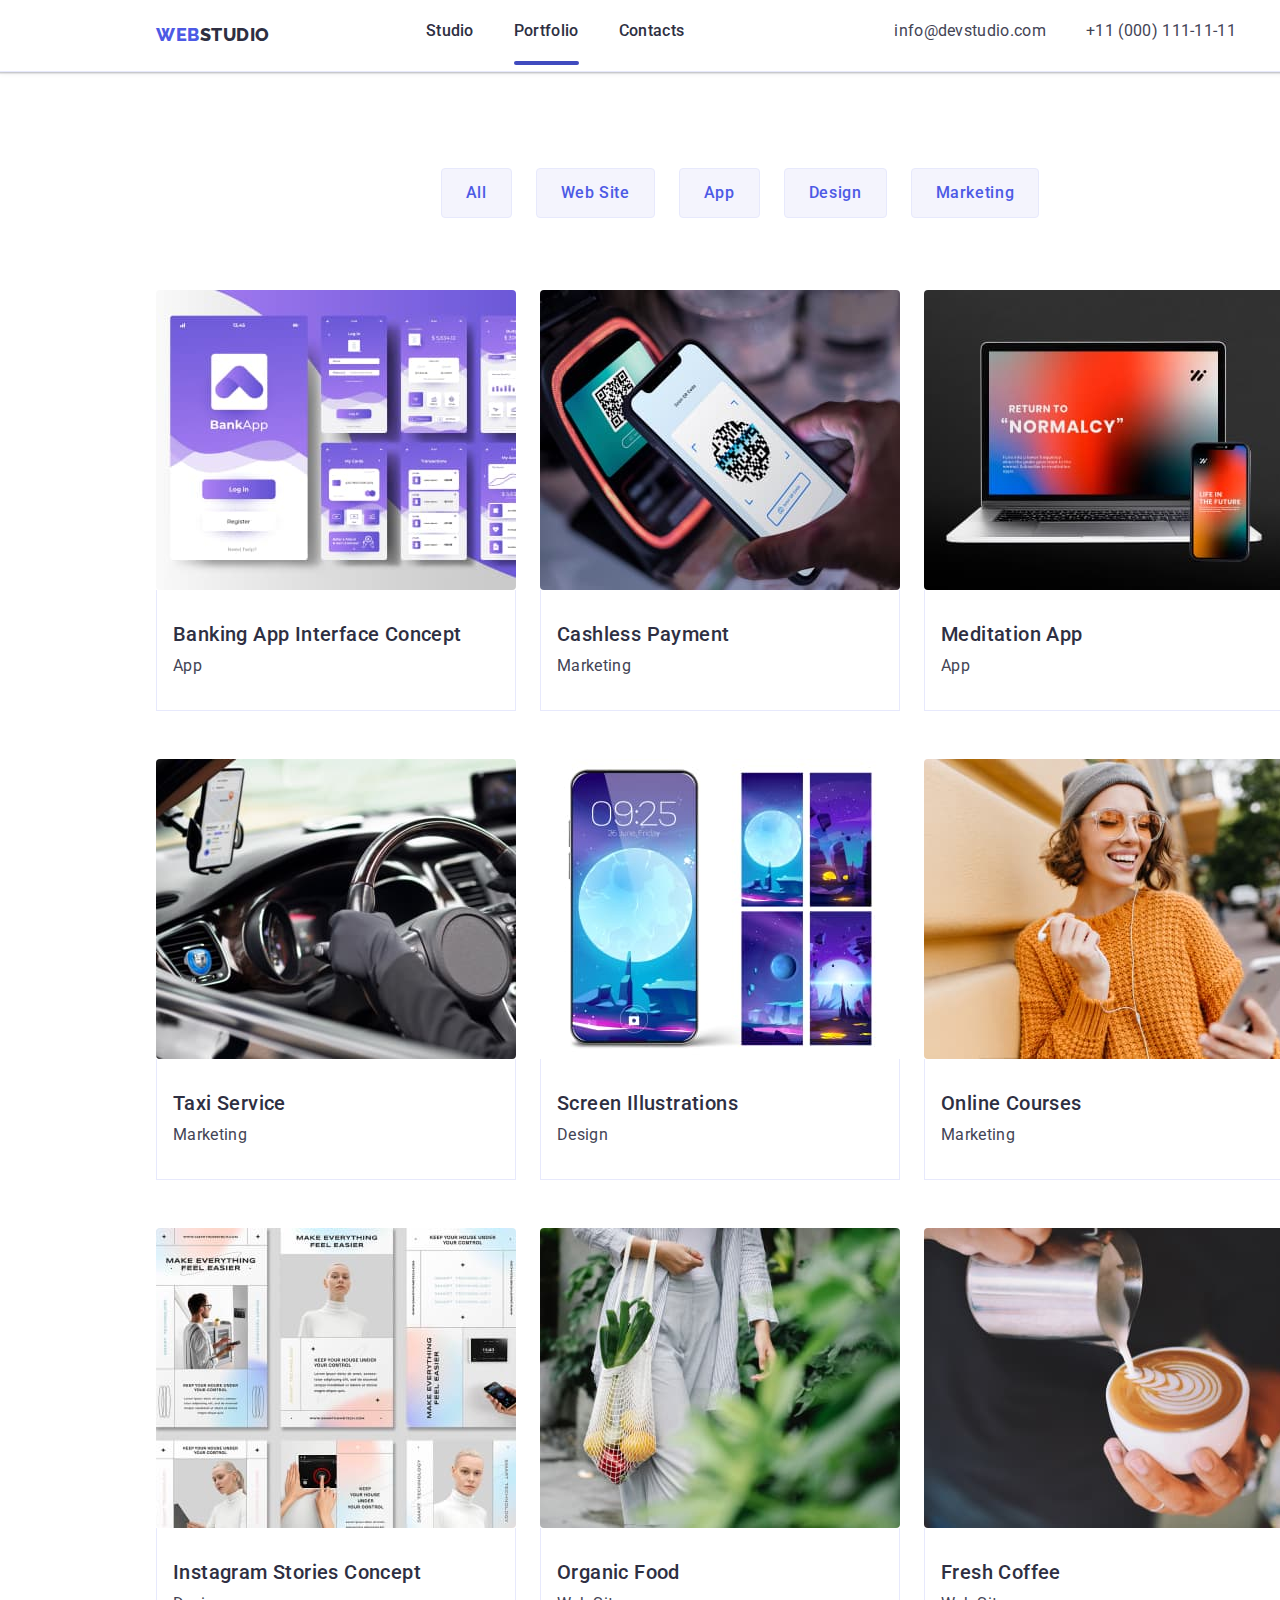
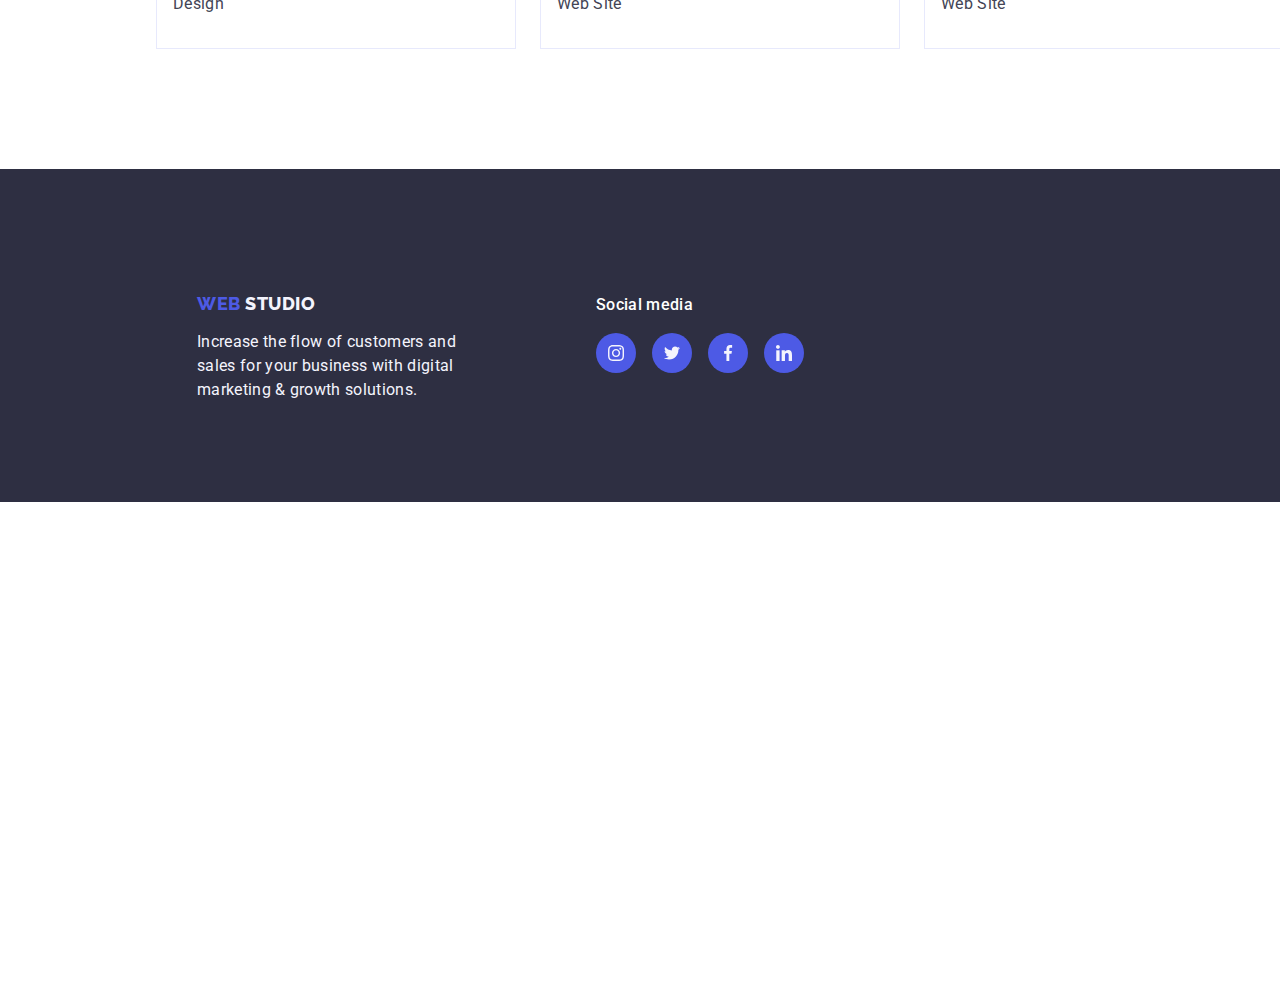
<file: portfolio.html>
<!DOCTYPE html>
<html lang="en">

<head>
  <meta charset="UTF-8" />
  <meta name="viewport" content="width=device-width, initial-scale=1.0" />
  <title>Portfolio</title>
  <link rel="stylesheet" href="https://cdnjs.cloudflare.com/ajax/libs/modern-normalize/2.0.0/modern-normalize.min.css"
    integrity="sha512-4xo8blKMVCiXpTaLzQSLSw3KFOVPWhm/TRtuPVc4WG6kUgjH6J03IBuG7JZPkcWMxJ5huwaBpOpnwYElP/m6wg=="
    crossorigin="anonymous" referrerpolicy="no-referrer" />
  <link rel="preconnect" href="https://fonts.googleapis.com" />
  <link rel="preconnect" href="https://fonts.gstatic.com" crossorigin />
  <link href="https://fonts.googleapis.com/css2?family=Raleway:wght@800&family=Roboto:wght@400;500;700&display=swap"
    rel="stylesheet" />
  <link rel="stylesheet" href="./css/styles.css" />
  <link rel="index" href="./index.html" />
</head>

<body>
  <header class="header-section">
    <div class="display-flex container">
      <nav class="display-flex ">
        <a class="logo_webstudio link " href="./index.html">web<span class="studio_icon">Studio</span></a>
        <ul class="display-flex child">
          <li>
            <a class="list_item link " href="./index.html">Studio</a>
          </li>
          <li>
            <a class="list_item link nav-link" href="./portfolio.html">Portfolio</a>
          </li>
          <li>
            <a class="list_item link " href="">Contacts</a>
          </li>
        </ul>
      </nav>
      <!-- contact section -->

      <address class="contact-info">
        <ul class=" address-item list ">
          <li>
            <a class="contact_item link" href="mailto:info@devstudio.com">info@devstudio.com</a>
          </li>
          <li>
            <a class="contact_item link last-li" href="tel:+110001111111">
              +11 (000) 111-11-11</a>
          </li>
        </ul>
      </address>

    </div>
  </header>

  <!-- button section -->
  <main>
    <section class="main-section-portfolio">
      <div class="container">
        <h1 class="visually-hidden">title</h1>

        <ul class="button_allingment list">
          <li class="buttons-portfolio">
            <button class="navi_menu" type="button">All</button>
          </li>
          <li class="buttons-portfolio">
            <button class="navi_menu" type="button">Web Site</button>
          </li>
          <li class="buttons-portfolio">
            <button class="navi_menu" type="button">App</button>
          </li>
          <li class="buttons-portfolio">
            <button class="navi_menu" type="button">Design</button>
          </li>
          <li class="buttons-portfolio">
            <button class="navi_menu" type="button">Marketing</button>
          </li>
        </ul>

        <!-- pictures section -->

        <ul class="list img-list-portfolio">
          <li class="img-portfolio">
            <a href="" class="link-butons">
              <div class="img-div"><img class="images" src="./images/imgapp-interface-1.jpg"
                  alt="Banking App Interface Concept" width="360" height="420" />
                <p class="paragraf-img">
                  14 Stylish and User-Friendly App Design Concepts · Task Manager App · Calorie Tracker App · Exotic
                  Fruit Ecommerce
                  App · Cloud Storage App
                </p>
              </div>
              <div class="div-portfolio">
                <h2 class="subtitle_portfolio_img">
                  Banking App Interface Concept
                </h2>
                <p class="subtitle_paragraf">App</p>
              </div>
            </a>
          </li>

          <li class="img-portfolio">
            <a href="" class="link-butons">
              <div class="img-div">
                <img class="images" src="./images/imgapp-payment-1.jpg" alt="Cashless Payment" width="360"
                  height="420" />
                <p class="paragraf-img">
                  14 Stylish and User-Friendly App Design Concepts · Task Manager App · Calorie Tracker App · Exotic
                  Fruit Ecommerce
                  App · Cloud Storage App
                </p>
              </div>
              <div class="div-portfolio">
                <h2 class="subtitle_portfolio_img">Cashless Payment</h2>
                <p class="subtitle_paragraf">Marketing</p>
              </div>
            </a>
          </li>

          <li class="img-portfolio">
            <a href="" class="link-butons">
              <div class="img-div">
                <img class="images" src="./images/imglaptopand-phone-1.jpg" alt="Meditation App" width="360"
                  height="420" />
                <p class="paragraf-img">
                  14 Stylish and User-Friendly App Design Concepts · Task Manager App · Calorie Tracker App · Exotic
                  Fruit Ecommerce
                  App · Cloud Storage App
                </p>
              </div>
              <div class="div-portfolio">
                <h2 class="subtitle_portfolio_img">Meditation App</h2>
                <p class="subtitle_paragraf">App</p>
              </div>
            </a>
          </li>

          <li class="img-portfolio">
            <a href="" class="link-butons">
              <div class="img-div">
                <img class="images" src="./images/imgtaxi-service-1.jpg" alt="Taxi Service" width="360" height="420" />
                <p class="paragraf-img">
                  14 Stylish and User-Friendly App Design Concepts · Task Manager App · Calorie Tracker App · Exotic
                  Fruit Ecommerce
                  App · Cloud Storage App
                </p>
              </div>
              <div class="div-portfolio">
                <h2 class="subtitle_portfolio_img">Taxi Service</h2>
                <p class="subtitle_paragraf">Marketing</p>
              </div>
            </a>
          </li>

          <li class="img-portfolio">
            <a href="" class="link-butons">
              <div class="img-div">
                <img class="images" src="./images/imgscreen-illustration-1.jpg" alt="Screen Illustrations" width="360"
                  height="420" />
                <p class="paragraf-img">
                  14 Stylish and User-Friendly App Design Concepts · Task Manager App · Calorie Tracker App · Exotic
                  Fruit Ecommerce
                  App · Cloud Storage App
                </p>
              </div>
              <div class="div-portfolio">
                <h2 class="subtitle_portfolio_img">Screen Illustrations</h2>
                <p class="subtitle_paragraf">Design</p>
              </div>
            </a>
          </li>

          <li class="img-portfolio">
            <a href="" class="link-butons">
              <div class="img-div">
                <img class="images" src="./images/imgonline-courses-1.jpg" alt="Online Courses" width="360"
                  height="420" />
                <p class="paragraf-img">
                  14 Stylish and User-Friendly App Design Concepts · Task Manager App · Calorie Tracker App · Exotic
                  Fruit Ecommerce
                  App · Cloud Storage App
                </p>
              </div>
              <div class="div-portfolio">
                <h2 class="subtitle_portfolio_img">Online Courses</h2>
                <p class="subtitle_paragraf">Marketing</p>
              </div>
            </a>
          </li>

          <li class="img-portfolio">
            <a href="" class="link-butons">
              <div class="img-div">
                <img class="images" src="./images/imgconcept-1.jpg" alt="Instagram Stories Concept" width="360"
                  height="420" />
                <p class="paragraf-img">
                  14 Stylish and User-Friendly App Design Concepts · Task Manager App · Calorie Tracker App · Exotic
                  Fruit Ecommerce
                  App · Cloud Storage App
                </p>
              </div>
              <div class="div-portfolio">
                <h2 class="subtitle_portfolio_img">
                  Instagram Stories Concept
                </h2>
                <p class="subtitle_paragraf">Design</p>
              </div>
            </a>
          </li>

          <li class="img-portfolio">
            <a href="" class="link-butons">
              <div class="img-div">
                <img class="images" src="./images/imgorganic-food-1.jpg" alt="Organic Food" width="360" height="420" />
                <p class="paragraf-img">
                  14 Stylish and User-Friendly App Design Concepts · Task Manager App · Calorie Tracker App · Exotic
                  Fruit Ecommerce
                  App · Cloud Storage App
                </p>
              </div>
              <div class="div-portfolio">
                <h2 class="subtitle_portfolio_img">Organic Food</h2>
                <p class="subtitle_paragraf">Web Site</p>
              </div>
            </a>
          </li>

          <li class="img-portfolio">
            <a href="" class="link-butons">
              <div class="img-div">
                <img class="images" src="./images/imgfresh-coffe-1.jpg" alt="Fresh Coffee" width="360" height="420" />
                <p class="paragraf-img">
                  14 Stylish and User-Friendly App Design Concepts · Task Manager App · Calorie Tracker App · Exotic
                  Fruit Ecommerce
                  App · Cloud Storage App
                </p>
              </div>
              <div class="div-portfolio">
                <h2 class="subtitle_portfolio_img">Fresh Coffee</h2>
                <p class="subtitle_paragraf">Web Site</p>
              </div>
            </a>
          </li>
        </ul>
      </div>
    </section>
  </main>
  <!-- footer section -->
  <footer>
    <div class="footer-div container">

      <div class="div-logo-footer">
        <a class="logo_webstudio link" href="./index.html">web
          <span class="studio_item_foother">Studio</span>
        </a>
        <p class="footer_text">
          Increase the flow of customers and sales for your business with
          digital marketing & growth solutions.
        </p>
      </div>

      <div class="container div-social-media">
        <p class="social-media-footer">Social media</p>
        <ul class="social-links-footer">
          <li class="for-all-list-footer">
            <a href="instagram.com" class="link-web-footer">
              <svg width="24" height="24" class="svg-list">
                <use href="./images/icons.svg#instagram"></use>
              </svg>
            </a>
          </li>
          <li class="for-all-list-footer">
            <a href="twitter.com" class="link-web-footer">
              <svg width="24" height="24" class="svg-list">
                <use href="./images/icons.svg#twitter"></use>
              </svg>
            </a>
          </li>
          <li class="for-all-list-footer">
            <a href="facebook.com" class="link-web-footer">
              <svg width="24" height="24" class="svg-list">
                <use href="./images/icons.svg#facebook"></use>
              </svg>
            </a>
          </li>
          <li class="for-all-list-footer">
            <a href="linkedin.com" class="link-web-footer">
              <svg width="24" height="24" class="svg-list">
                <use href="./images/icons.svg#linkedin"></use>
              </svg>
            </a>
          </li>
        </ul>
      </div>

    </div>
  </footer>

</body>

</html>
</file>
<file: css/styles.css>
:root {
  --SLATE: #434455;
  --IRIS: #4d5ae5;
  --CLOUD: #f4f4fd;
  --NAVY-BLUE: #2e2f42;
  --WHITE: #ffffffff;
  --OCEAN: #404bbf;
  --CORNFLOWER: #e7e9fc;
  --text-font-family: "Roboto", sans-serif;
  --logo-font-family: "Raleway", sans-serif;
}
body {
  background-color: #ffffffff;
  color: #434455;
  font-family: var(--text-font-family);
  font-size: 16px;
  font-style: normal;
  font-weight: 400;
  line-height: 24px; /* 150% */
  letter-spacing: 0.32px;
  width: 1440px;
  height: 2592px;
}

/* global styles */
*,
*::before,
*::after {
  box-sizing: border-box;
}
* {
  margin: 0;
}
a {
  text-decoration: none;
}
ul {
  list-style-type: none;
}

.nav-link::after {
  display: block;
  content: "";
  position: absolute;
  left: 0;
  bottom: -1px;
  background-color: #404bbf;
  border-radius: 2px;
  width: 100%;
  height: 4px;
 color: #404bbf;
}



/* container si flex general */
.container {
  width: 1158px;
  margin: 0 auto;
  padding: 0 15px;
}
.display-flex {
  display: flex;
  align-items: center;
  gap: 40px;
}
/* visual hiden */

.visually-hidden {
  position: absolute;
  width: 1px;
  height: 1px;
  margin: -1px;
  border: 0;
  padding: 0;
  white-space: nowrap;
  clip-path: inset(100%);
  clip: rect(0 0 0 0);
  overflow: hidden;
}

/* logo section */

.header-section {
  width: 1440px;
  height: 72px;
  flex-shrink: 0;
  flex-direction: row;
  align-items: center;
  border-bottom: 1px solid #e7e9fc;
  box-shadow: 0px 2px 1px rgba(46, 47, 66, 0.08),
    0px 1px 1px rgba(46, 47, 66, 0.16), 0px 1px 6px rgba(46, 47, 66, 0.08);
}

.logo_webstudio {
  font-family: var(--logo-font-family);
  font-size: 18px;
  font-weight: 800;
  line-height: 1.17;
  letter-spacing: 0.03em;
  text-transform: uppercase;
  color: var(--IRIS), #4d5ae5;
  padding-top: 24px;
}

.child {
  list-style-type: none;
  gap: 40px;
}

.studio_icon {
  color: var(--NAVY-BLUE);
}

.list_item {color: #404bbf;
  /* color: var(--NAVY-BLUE), #2e2f42; */
  font-size: 16px;
  font-weight: 500;
  line-height: 1.5;
  letter-spacing: 0.02em;
  padding-top: 24px;
  padding-bottom: 24px;
  position: relative;
  
  transition: color 250ms cubic-bezier(0.4, 0, 0.2, 1);
}

.link {
  text-decoration: none;
  color: var(--NAVY-BLUE);
}

.link:hover,
.link:focus {
  color: var(--OCEAN);
}

/* contact section */

.contact-info {
  padding-left: 130px;
}
.address-item {
  color: var(--SLATE), #434455;
  font-style: normal;
  display: flex;
  gap: 40px;
  transition: color 250ms cubic-bezier(0.4, 0, 0.2, 1);
}

.contact_item {
  color: var(--SLATE), #434455;
  transition: color 250ms cubic-bezier(0.4, 0, 0.2, 1);
}

/* title section */

.title_section {
  background-image: linear-gradient(
      rgba(46, 47, 66, 0.7),
      rgba(46, 47, 66, 0.7)
    ),
    url(../images/background-image.jpg);
  background-size: cover;
  background-repeat: no-repeat;
  background-position: center;
  color: var(--WHITE);
  font-size: 56px;
  font-weight: 700;
  line-height: 1.07;
  letter-spacing: 0.02em;
  width: 1440px;
  height: 600px;
  flex-shrink: 0;
  padding-top: 188px;
  padding-bottom: 188px;
  max-width: 1440px;
}

.title-efectiv-solution {
  font-size: 56px;
  font-weight: 700;
  line-height: 1.07;
  letter-spacing: 0.02em;
  text-align: center;
  max-width: 496px;
  margin: 0 auto;
}

/* buton section index */

.book_service_button {
  font-family: var(--text-font-family);
  background-color: var(--IRIS);
  color: var(--WHITE);
  margin: 0 auto;
  font-size: 16px;
  font-style: normal;
  font-weight: 500;
  line-height: 24px; /* 150% */
  letter-spacing: 0.64px;
  cursor: pointer;
  display: block;
  margin-top: 48px;
  min-width: 169px;
  height: 56px;
  border: none;
  border-radius: 4px;
  transition: background-color 250ms cubic-bezier(0.4, 0, 0.2, 1);
}

.book_service_button:hover,
.book_service_button:focus {
  background-color: var(--OCEAN);
}

/* about section  */
.list {
  list-style: none;
  color: var(--SLATE), #434455;
}
.title-section-h {
  padding: 120px 0;
  display: flex;
}
.display-flex-about-section {
  display: flex;
  gap: 24px;
}

.div-icon {
  display: flex;
  align-items: center;
  justify-content: center;
  height: 112px;
  background-color: #f4f4fd;
  border-radius: 4px;
  margin-bottom: 8px;
}

.about-section-title {
  color: #2e2f42;
  font-size: 20px;
  font-style: normal;
  font-weight: 500;
  line-height: 1.2;
  letter-spacing: 0.4px;
  text-align: center;
  width: calc((100% - 72px) / 4);
  margin-bottom: 8px;
}

.paragraf-about-section {
  color: var(--SLATE);
  background-color: var(--WHITE);
  display: flex;
  width: 264px;
  height: 72px;
}

/* what we are doing section  */

.what-are-we-doing-section {
  padding-bottom: 120px;
}

.what-are-we-title {
  color: var(--NAVY-BLUE);
  text-align: center;
  font-size: 36px;
  font-style: normal;
  font-weight: 700;
  line-height: 1.11;
  letter-spacing: 0.72px;
  text-transform: capitalize;
  margin: 0 auto;
  margin-bottom: 72px;
}

.what-are-we-doing-list {
  display: flex;
  gap: 24px;
}

.imag-list {
  flex-basis: calc(100% - 48px) / 3;
}

.images {
  display: block;
  border-radius: 4px;
  max-width: 100%;
  height: auto;
  transition: box-shadow 250ms cubic-bezier(0.4, 0, 0, 0.2, 1);
}
.images:hover,
.images:focus {
  transform: translateY(0%);
}

/* our tem section */

.our_team_section {
  background-color: var(--CLOUD);
  padding: 120px 0;
  border-radius: 4px;
}

.team_title {
  color: var(--NAVY-BLUE);
  text-align: center;
  font-size: 36px;
  font-style: normal;
  font-weight: 700;
  line-height: 1.11px;
  letter-spacing: 0.02em;
  text-transform: capitalize;
  margin-bottom: 72px;
}

.our-team-list {
  display: flex;
  gap: 24px;
  border-radius: 4px;
}
.image-background {
  border-radius: 0px 0px 4px 4px;
  width: calc((100% - 72px) / 4);
  background-color: #ffffff;
  box-shadow: 0px 1px 6px rgba(46, 47, 66, 0.08),
    0px 1px 1px rgba(46, 47, 66, 0.16), 0px 2px 1px rgba(46, 47, 66, 0.08);
}
.name-and-post {
  padding-top: 32px;
  padding-bottom: 32px;
  padding: 32px 0;
  text-align: center;
  background-color: #ffffff;
  border-radius: 4px;
}
.our_team_subtitle {
  color: #2e2f42;
  font-size: 20px;
  font-style: normal;
  font-weight: 500;
  line-height: 1.2;
  letter-spacing: 0.02em;
  background-color: var(--WHITE), #ffffffff;
  text-align: center;
  margin-bottom: 8px;
}

.paragraf_item {
  text-align: center;
}

.social-links {
  display: flex;
  justify-content: center;
  gap: 24px;
  margin-top: 8px;
  align-items: center;
  padding: 0;
}

.for-all-list {
  width: 40px;
  height: 40px;
}
.link-web {
  fill: #f4f4fd;
  width: 100%;
  height: 100%;
  background-color: #4d5ae5;
  border-radius: 50%;
  display: flex;
  align-items: center;
  justify-content: center;
  transition: background-color 250ms cubic-bezier(0.4, 0, 0.2, 1);
}
.link-web:hover {
  background-color: #404bbf;
}
.link-web:focus {
  background-color: #404bbf;
}
.svg-list {
  width: 16px;
  height: 16px;
}

/* costumer section */

.section-costumers {
  padding-top: 120px;
  padding-bottom: 120px;
}
.costumer-title {
  font-size: 36px;
  line-height: 111.111%;
  color: #2e2f42;
  margin-bottom: 72px;
  font-family: Roboto;
  text-align: center;
  font-style: normal;
  font-weight: 700;
  letter-spacing: 0.72px;
  text-transform: capitalize;
}
.costumers-list {
  display: flex;
  gap: 24px;
  height: 88px;
  padding: 0;
}
.elements-list {
  width: calc((100% - 120px) / 6);
}
.elements-link {
  width: 100%;
  height: 100%;
  border: 1px solid #8e8f99;
  border-radius: 4px;
  display: flex;
  align-items: center;
  justify-content: center;
  color: #8e8f99;
  transition: border-color 250ms cubic-bezier(0.4, 0, 0.2, 1),
    color 250ms cubic-bezier(0.4, 0, 0.2, 1);
}
.elements-link:hover,
.elements-link:focus {
  border-color: #404bbf;
  color: #404bbf;
}

.svg-for-list {
  fill: currentColor;
}

/* footer section */

footer {
  background-color: var(--NAVY-BLUE);
  padding: 100px 0;
}
.footer-div {
  display: flex;
  align-items: baseline;
  padding-left: 56px;
}
.div-logo-footer {
  margin-right: 120px;
}

.logo_webstudio {
  color: var(--IRIS);
  display: inline-block;
  margin-bottom: 16px;
  margin-right: 76px;
}
.studio_item_foother {
  color: var(--CLOUD);
}
.footer_text {
  color: var(--CLOUD);
  width: 264px;
}
.div-social-media {
  display: flex;
  flex-direction: column;
}
.social-media-footer {
  line-height: 1.5;
  font-weight: 500;
  font-size: 16px;
  letter-spacing: 0.02em;
  color: #ffffffff;
  margin-bottom: 16px;
}

.social-links-footer {
  display: flex;
  gap: 16px;
  padding: 0;
}
.for-all-list-footer {
  width: 40px;
  height: 40px;
}

.link-web-footer {
  fill: #f4f4fd;
  width: 100%;
  height: 100%;
  background-color: #4d5ae5;
  border-radius: 50%;
  display: flex;
  align-items: center;
  justify-content: center;
  transition: background-color 250ms cubic-bezier(0.4, 0, 0.2, 1);
}
.link-web-footer:hover,
.link-web-footer:focus {
  background-color: #31d0aa;
}

/* portfolio */

.main-section-portfolio {
  padding-top: 96px;
  padding-bottom: 120px;
}

.button_allingment {
  display: flex;
  justify-content: center;
  gap: 24px;
  margin-bottom: 72px;
}

/*  navigation menu */

.navi_menu {
  font-family: var(--text-font-family);
  color: var(--IRIS);
  background-color: var(--CLOUD);
  cursor: pointer;
  border: rgb(0, 0, 0);
  font-size: 16px;
  font-weight: 500;
  line-height: 1.5;
  letter-spacing: 0.04em;
  padding: 12px 24px;
  border: 1px solid #e7e9fc;
  border-radius: 4px;
  transition: color 250ms cubic-bezier(0.4, 0, 0.2, 1),
    background-color 250ms cubic-bezier(0.4, 0, 0.2, 1),
    border-color 250ms cubic-bezier(0.4, 0, 0.2, 1),
    box-shadow 250ms cubic-bezier(0.4, 0, 0.2, 1);
}

.navi_menu:hover,
.navi_menu:focus {
  background-color: #404bbf;
  color: #ffffff;
  border: 1px solid transparent;
  box-shadow: 0px 3px 1px rgba(0, 0, 0, 0.1), 0px 2px 1px rgba(0, 0, 0, 0.08),
    0px 2px 2px rgba(0, 0, 0, 0.12);
}

.buttons-portfolio {
  border: 1px solid transparent #e7e9fc;
  border-radius: 4px;
}

/* pictures section portfolio */

.img-list-portfolio {
  display: flex;
  flex-wrap: wrap;
  column-gap: 24px;
  row-gap: 48px;
  padding-left: 0px;
}

.li.img-portfolio {
  width: calc((100% - 48px) / 3);
  display: block;
}
.img-portfolio:hover,
.img-portfolio:focus {
  box-shadow: 0px 1px 6px rgba(46, 47, 66, 0.08),
    0px 1px 1px rgba(46, 47, 66, 0.16), 0px 2px 1px rgba(46, 47, 66, 0.08);
}

.link-butons {
  text-decoration: none;
  color: var(--NAVY-BLUE);
  display: block;
  transition: box-shadow 250ms cubic-bezier(0.4, 0, 0.2, 1);
}
.link-butons:hover .paragraf-img,
.link-butons:focus .paragraf-img {
  box-shadow: 0px 1px 6px rgba(46, 47, 66, 0.08),
    0px 1px 1px rgba(46, 47, 66, 0.16), 0px 2px 1px rgba(46, 47, 66, 0.08);
  transform: translateY(0%);
}
.img-div {
  position: relative;
  overflow: hidden;
}
.paragraf-img {
  position: absolute;
  top: 0;
  font-size: 16px;
  line-height: 1.5;
  letter-spacing: 0.02;
  color: #f4f4fd;
  padding: 40px 32px;
  background-color: #4d5ae5;
  height: 100%;
  width: 100%;
  transform: translateY( 100%);
  transition: transform 250ms cubic-bezier(0.4, 0, 0.2, 1);
}
.div-portfolio {
  padding: 32px 16px;
  border: 1px solid #e7e9fc;
  border-top: none;
}
.subtitle_portfolio_img {
  font-weight: 500;
  font-size: 20px;
  line-height: 1.2;
  letter-spacing: 0.02em;
  color: var(--NAVY-BLUE);
  margin-bottom: 8px;
}

.subtitle_paragraf {
  font-size: 16px;
  line-height: 1.5;
  letter-spacing: 0.02em;
  color: var(--SLATE);
}
.subtitle_paragraf:hover,
.subtitle_paragraf:focus {
  transform: translateY(0%);
}
.modal-window {
  position: fixed;
  top: 0;
  left: 0;
 height: 100%;
   width:100%;
  background-color: rgba(46, 47, 66, 0.4);
  transition: opacity 250ms cubic-bezier(0.4, 0, 0.2, 1),
    visibility 250ms cubic-bezier(0.4, 0, 0.2, 1);
     
}
.is-hidden {
  opacity: 0;
  visibility: hidden;
  pointer-events:none;
}
.inside-modal-window {
  position: absolute;
  top: 50%;
  left: 50%;
  transform: translate(-50%, -50%) scale(1);
  width: 408px;
  min-height: 584px;
  background: #fcfcfc;
  box-shadow: 0px 1px 1px 1px rgba( 0, 0, 0, 0.14), 0px 1px 3px rgba( 0, 0, 0, 0.12), 0px 2px 1px rgba( 0, 0, 0, 0.2);
  border-radius: 4px;
  transition: transform 250ms cubic-bezier(0.4, 0, 0.2, 1);
}
.button-modal-window {
  position: absolute;
  top: 24px;
  right: 24px;
  width: 24px;
  height: 24px;
  border-radius: 50%;
  display: flex;
  align-items: center;
  justify-content: center;
  background-color: #e7e9fc;
  border: 1px solid rgba( 0, 0, 0, 0.1);
  padding: 0;
  cursor: pointer;
  transition: background-color 250ms cubic-bezier(0.4, 0, 0.2, 1),
    border 250ms cubic-bezier(0.4, 0, 0.2, 1);
}
.button-modal-window:hover,
.button-modal-window:focus {
  background-color: #404bbf;
  border: none;
  fill: var(--WHITE);
}
.svg-modal-window {
  transition: fill 250ms cubic-bezier(0.4, 0, 0.2, 1);
}
.svg-modal-window:hover,
.svg-modal-window:focus {
  
}
</file>
